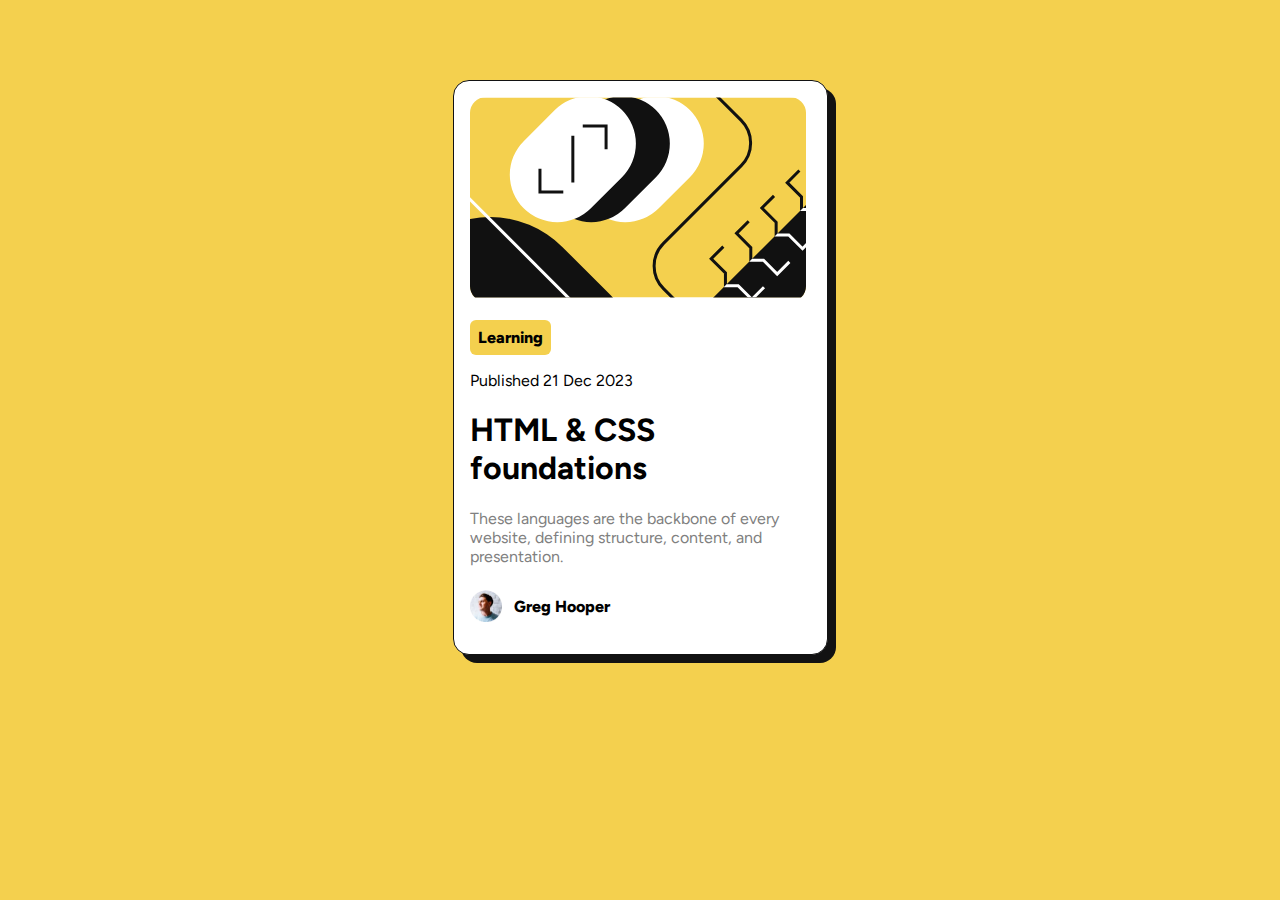
<file: blog-preview-card-main/index.html>
<!DOCTYPE html>
<html lang="en">
<head>
  <meta charset="UTF-8">
  <meta name="viewport" content="width=device-width, initial-scale=1.0"> <!-- displays site properly based on user's device -->

  <link rel="icon" type="image/png" sizes="32x32" href="./assets/images/favicon-32x32.png">
  
  <title>Frontend Mentor | Blog preview card</title>

 <link rel="stylesheet" href="main.css">
</head>
<body>
  <section class="card">
    <div class="card__image-wrapper">
      <img src="./assets/images/illustration-article.svg" alt="yellow_code_mark">
    </div>
      <span class="card__badge">Learning</span>
      <p>Published 21 Dec 2023</p>
      <h1 class="card__header">HTML & CSS foundations</h1>
      <p class="card__description">
        These languages are the backbone of every website, defining structure, content, and presentation.
      </p>
      <p class="card__author">
        <img class="card__author__avatar" src="./assets/images/image-avatar.webp" alt="author_avatar" />
        <span class="card__author__name">Greg Hooper</span>
      </p>
  </section>
</body>
</html>
</file>
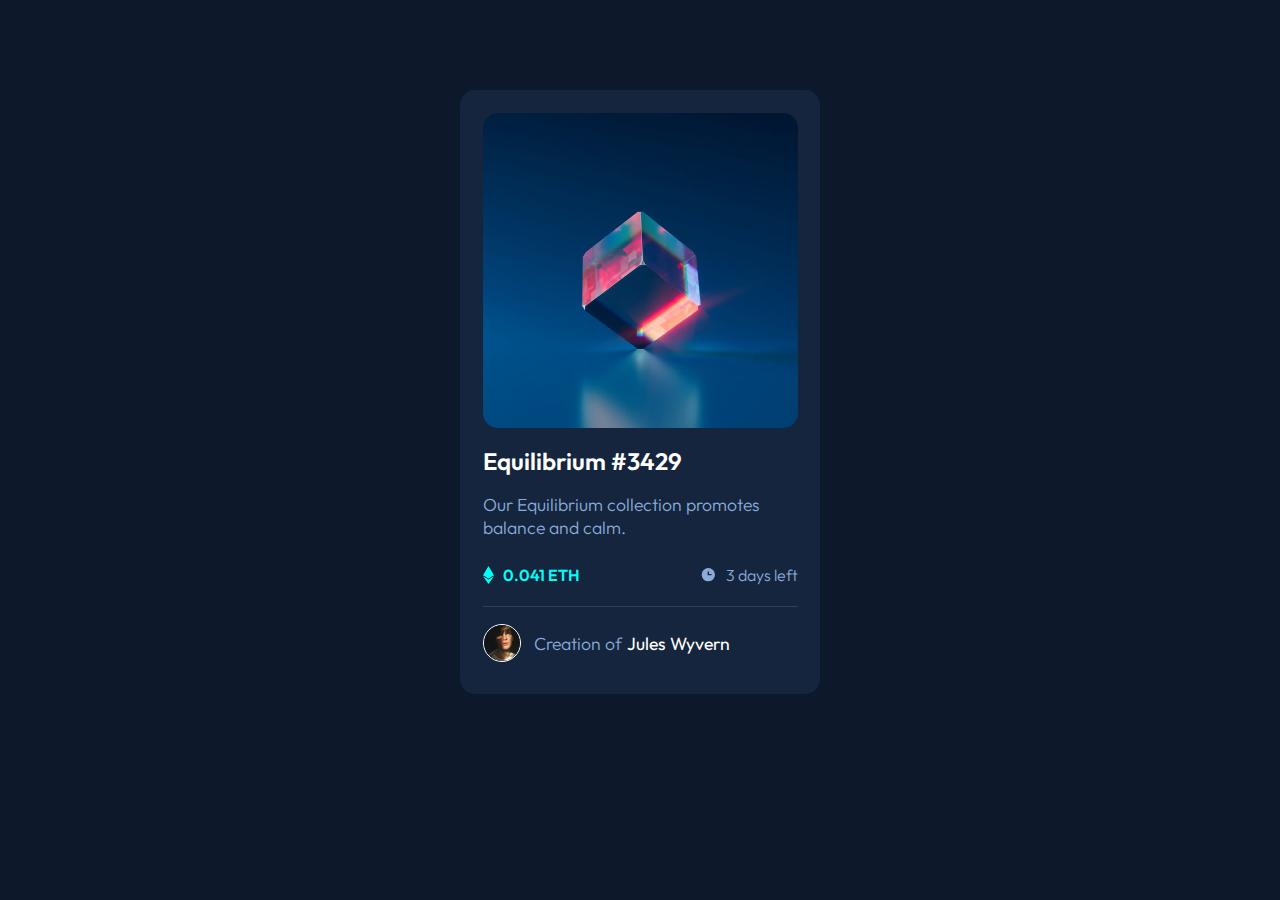
<file: nft-preview-card-component-main/index.html>
<!DOCTYPE html>
<html lang="en">
<head>
  <meta charset="UTF-8">
  <meta name="viewport" content="width=device-width, initial-scale=1.0">

  <link rel="icon" type="image/png" sizes="32x32" href="./images/favicon-32x32.png">
  
  <title>Frontend Mentor | NFT preview card component</title>

  <!-- Google fonts links -->
  <link rel="preconnect" href="https://fonts.googleapis.com">
  <link rel="preconnect" href="https://fonts.gstatic.com" crossorigin>
  <link href="https://fonts.googleapis.com/css2?family=Outfit:wght@300;400;600&display=swap" rel="stylesheet">

  <!-- Custom styles link -->
  <link rel="stylesheet" href="style.css">

</head>
<body>
  <main>
    <div class="container">
      <div class="picture">
        <img class="card-picture" src="./images/image-equilibrium.jpg" alt="equilibrium-crypto">
        <div class="overlay">
          <img class="view-picture" src="./images/icon-view.svg" alt="view">
        </div>
      </div>
      <h1>Equilibrium #3429</h1>
    
      <p>Our Equilibrium collection promotes balance and calm.</p>
      
      <div class="infos">
        <span class="value"><img class="infos-icon" src="./images/icon-ethereum.svg" alt="ethereum-crypto">0.041 ETH</span>
        <span class="date"><img class="infos-icon" src="./images/icon-clock.svg" alt="clock">3 days left</span>
      </div>
      <hr class="line" />
    
      <div class="credits">
        <img class="avatar" src="./images/image-avatar.png" alt="avatar">
        Creation of<span class="name">Jules Wyvern</span>
      </div>
    </div>
  </main>
</body>
</html>
</file>
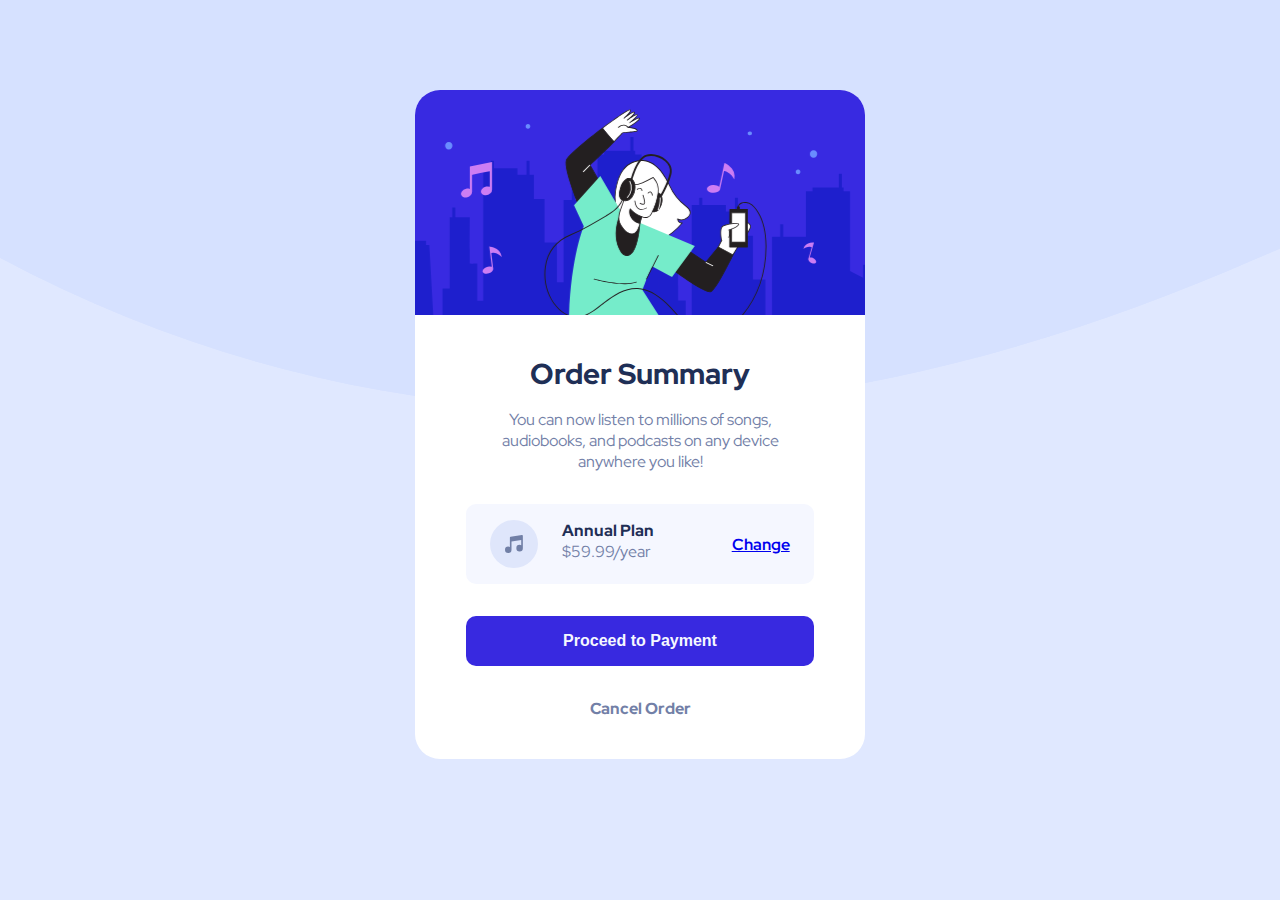
<file: order-summary-component-main/index.html>
<!DOCTYPE html>
<html lang="en">
<head>
  <meta charset="UTF-8">
  <meta name="viewport" content="width=device-width, initial-scale=1.0"> <!-- displays site properly based on user's device -->

  <link rel="icon" type="image/png" sizes="32x32" href="./images/favicon-32x32.png">
  
  <title>Frontend Mentor | Order summary card</title>

  <!-- Custom style link -->
  <link rel="stylesheet" href="style.css">

  <!-- Google fonts links -->
  <link rel="preconnect" href="https://fonts.googleapis.com">
  <link rel="preconnect" href="https://fonts.gstatic.com" crossorigin>
  <link href="https://fonts.googleapis.com/css2?family=Red+Hat+Display:wght@500;700;900&display=swap" rel="stylesheet">

</head>
<body>
  <main>
    <div class="container">
      <div class="hero-image">
      </div>
        <div class="content">
          <h1>Order Summary</h1>
          <p>
            You can now listen to millions of songs, audiobooks, and podcasts on any
            device anywhere you like!
          </p>
          <div class="item-container">
            <div class="item">
              <img src="./images/icon-music.svg" alt="music" class="icon">
              <div class="abonament">
              <h2>Annual Plan</h2>
              <span class="price">$59.99/year</span>
              </div>
            </div>
            <a href="#" class="edit">Change</a>
          </div>
          <button>Proceed to Payment</button>
          <a href="#" class="cancel">Cancel Order</a>
      </div>
    </div>
  </main>
</body>
</html>
</file>
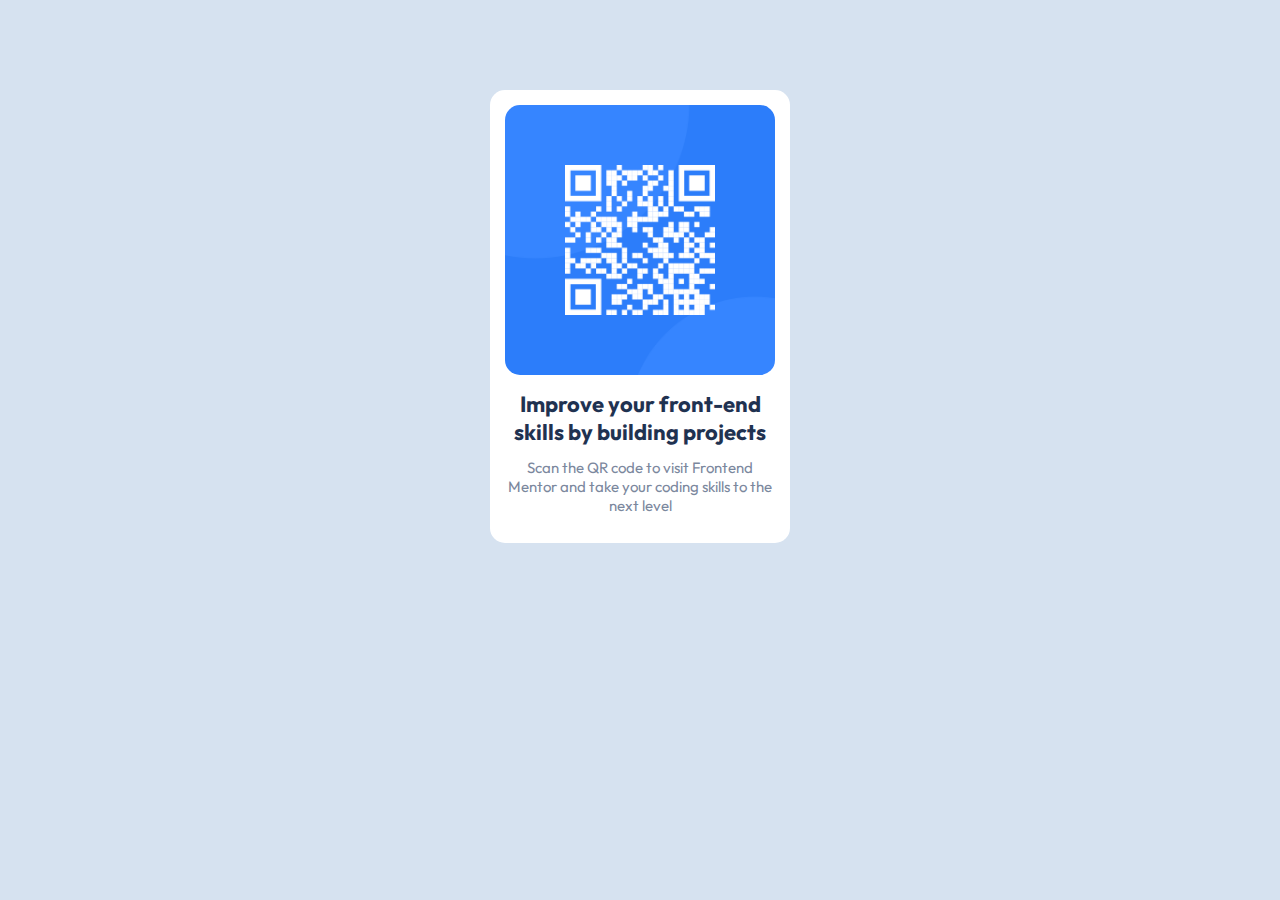
<file: qr-code-component-main/index.html>
<!DOCTYPE html>
<html lang="en">
<head>
  <meta charset="UTF-8">
  <meta name="viewport" content="width=device-width, initial-scale=1.0"> <!-- displays site properly based on user's device -->

  <link rel="icon" type="image/png" sizes="32x32" href="./images/favicon-32x32.png">
  
  <title>Frontend Mentor | QR code component</title>

  <!-- Google fonts links -->
  <link rel="preconnect" href="https://fonts.googleapis.com">
  <link rel="preconnect" href="https://fonts.gstatic.com" crossorigin>
  <link href="https://fonts.googleapis.com/css2?family=Outfit:wght@400;700&display=swap" rel="stylesheet">

  <!-- Custom Styling Link -->
  <link rel="stylesheet" href="style.css">

</head>
<body>
  <main>
    <div class="container">
      <img src="./images/image-qr-code.png" alt="qr-code-image">
      <h1>Improve your front-end skills by building projects</h1>
        <h2>Scan the QR code to visit Frontend Mentor and take your coding skills to the next level</h2>
    </div>
  </main>
</body>
</html>
</file>
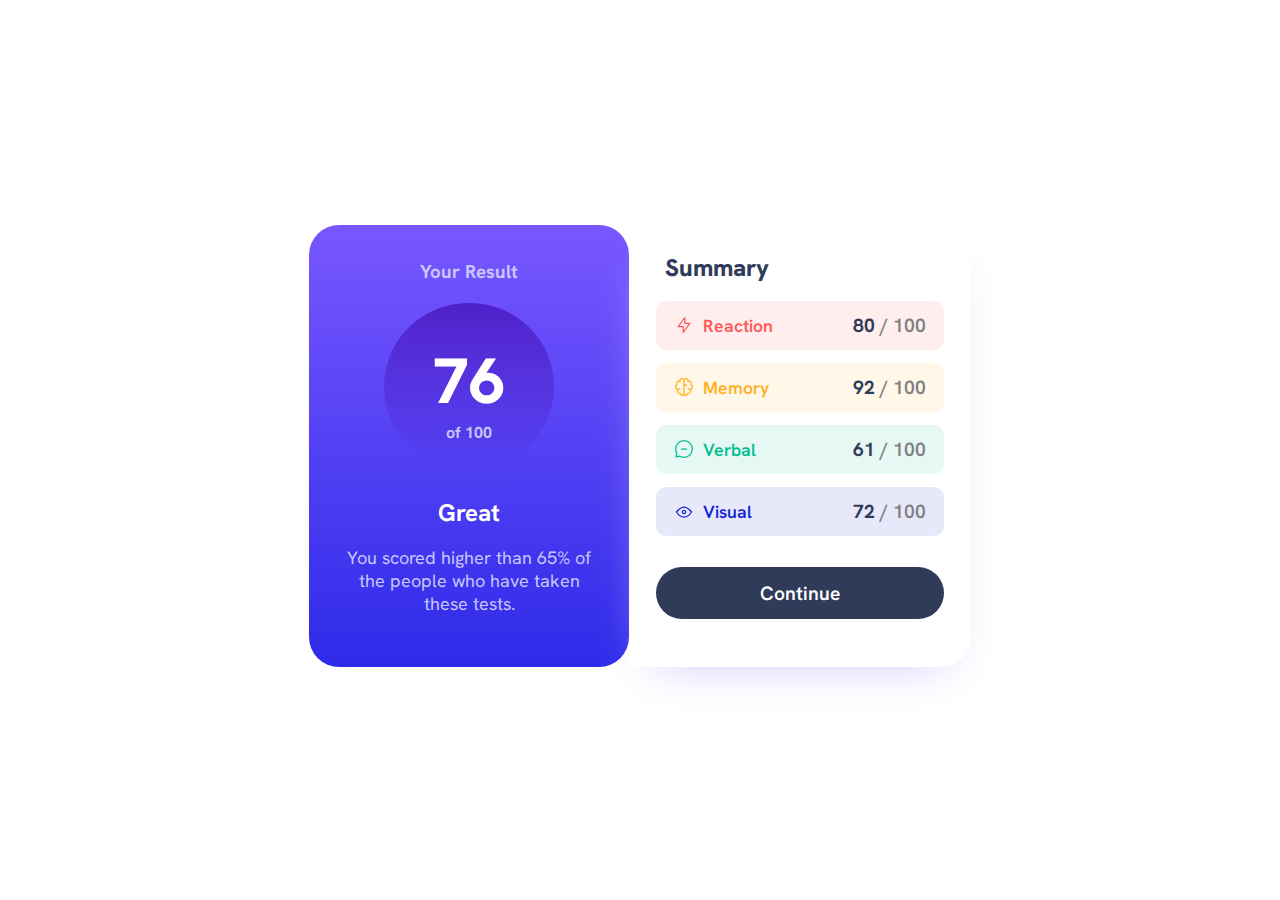
<file: results-summary-component-main/index.html>
<!DOCTYPE html>
<html lang="en">
<head>
  <meta charset="UTF-8">
  <meta name="viewport" content="width=device-width, initial-scale=1.0"> <!-- displays site properly based on user's device -->

  <link rel="icon" type="image/png" sizes="32x32" href="./assets/images/favicon-32x32.png">
  
  <title>Frontend Mentor | Results summary component</title>

  <!-- Custom style link -->
  <link rel="stylesheet" href="style.css">

  <!-- Google fonts links -->
  <link rel="preconnect" href="https://fonts.googleapis.com">
  <link rel="preconnect" href="https://fonts.gstatic.com" crossorigin>
  <link href="https://fonts.googleapis.com/css2?family=Hanken+Grotesk:wght@500;700;800&display=swap" rel="stylesheet">

</head>
<body>
  <main>
    <div class="left">
      <h3>Your Result</h3>
      <div class="result">
        <h1>76</h1>
        <span class="sub-text">of 100</span>
      </div>
      <h2>Great</h2>
      <p class="note">You scored higher than 65% of the people who have taken these tests.</p>
    </div>
    <div class="right">
      <h2 class="summary-header">Summary</h2>
      <div class="summary-item reaction">
        <span class="category">
          <img class="category-icon" src="./assets/images/icon-reaction.svg" alt="reaction">
          Reaction
        </span>
        <p class="score"><span class="score-bold">80</span> / 100</p>
      </div>

      <div class="summary-item memory">
        <span class="category">
          <img class="category-icon" src="./assets/images/icon-memory.svg" alt="memory">
          Memory
        </span>
        <p class="score"><span class="score-bold">92</span> / 100</p>
      </div>

      <div class="summary-item verbal">
        <span class="category">
          <img class="category-icon" src="./assets/images/icon-verbal.svg" alt="verbal">
          Verbal
        </span>
        <p class="score"><span class="score-bold">61</span> / 100</p>
      </div>

      <div class="summary-item visual">
        <span class="category">
          <img class="category-icon" src="./assets/images/icon-visual.svg" alt="visual">
          Visual
        </span>
        <p class="score"><span class="score-bold">72</span> / 100</p>
      </div>
    
      <button class="button">Continue</button>
    </div>
  </main>
</body>
</html>
</file>
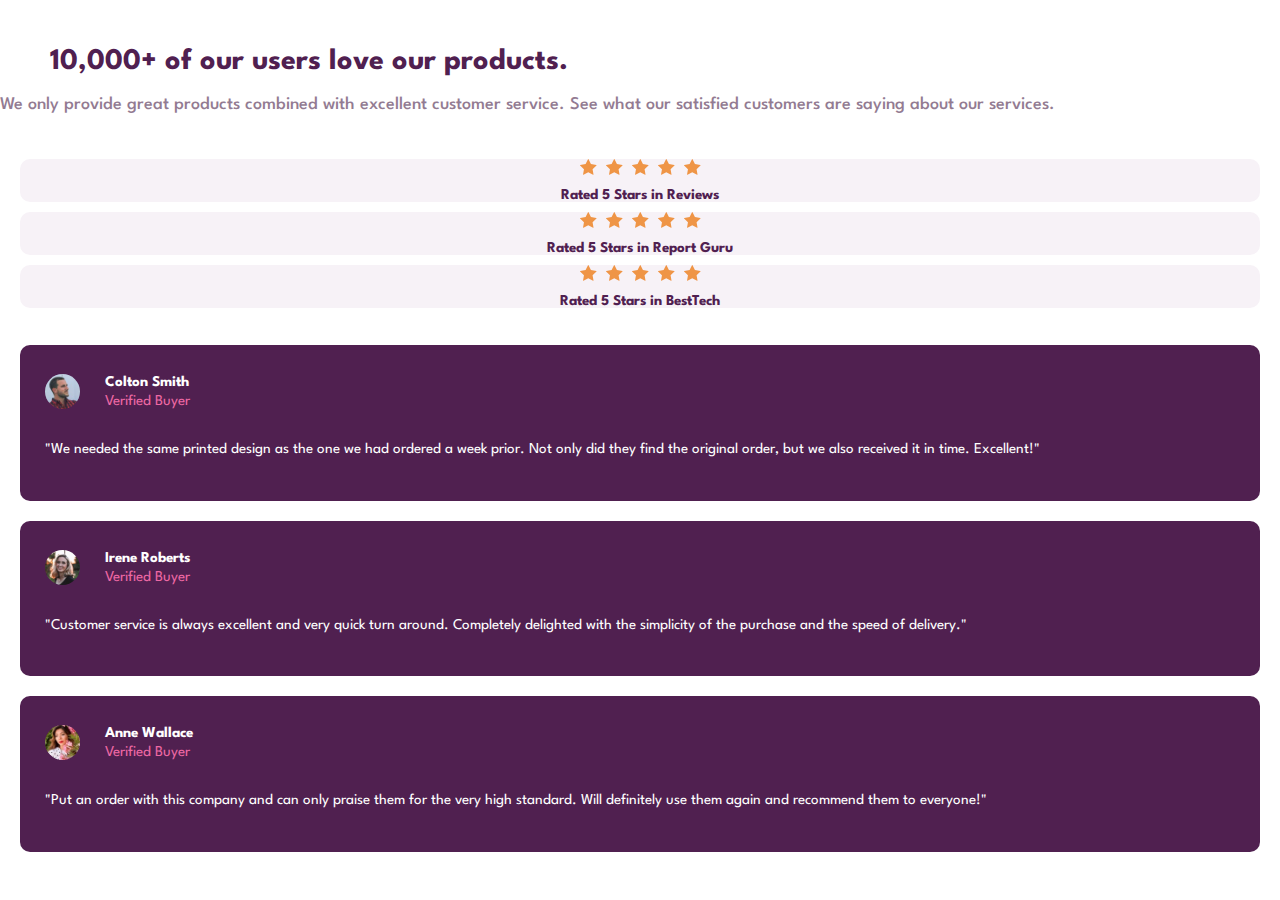
<file: social-proof-section-master/index.html>
<!DOCTYPE html>
<html lang="en">
  <head>
    <meta charset="UTF-8" />
    <meta name="viewport" content="width=device-width, initial-scale=1.0" />
    <!-- displays site properly based on user's device -->

    <link
      rel="icon"
      type="image/png"
      sizes="32x32"
      href="./images/favicon-32x32.png"
    />
    <link rel="stylesheet" href="./style.css">

    <title>Frontend Mentor | Social proof section</title>
  </head>
  <body>
    <header>
      <div class="header">
        <h1>10,000+ of our users love our products.</h1>
        <p>   We only provide great products combined with excellent customer service.
          See what our satisfied customers are saying about our services.
        </p>
      </div>
      <div class="rates">
        <div class="rate">
          <div class="stars">
            <svg width="17" height="16" xmlns="http://www.w3.org/2000/svg"><path d="M16.539 6.097a.297.297 0 00-.24-.202l-5.36-.779L8.542.26a.296.296 0 00-.53 0L5.613 5.117l-5.36.779a.297.297 0 00-.165.505l3.88 3.78-.917 5.34a.297.297 0 00.43.312l4.795-2.52 4.794 2.52a.296.296 0 00.43-.313l-.916-5.338L16.464 6.4c.08-.08.11-.197.075-.304z" fill="#EF9546" fill-rule="nonzero"/></svg>
            <svg width="17" height="16" xmlns="http://www.w3.org/2000/svg"><path d="M16.539 6.097a.297.297 0 00-.24-.202l-5.36-.779L8.542.26a.296.296 0 00-.53 0L5.613 5.117l-5.36.779a.297.297 0 00-.165.505l3.88 3.78-.917 5.34a.297.297 0 00.43.312l4.795-2.52 4.794 2.52a.296.296 0 00.43-.313l-.916-5.338L16.464 6.4c.08-.08.11-.197.075-.304z" fill="#EF9546" fill-rule="nonzero"/></svg>
            <svg width="17" height="16" xmlns="http://www.w3.org/2000/svg"><path d="M16.539 6.097a.297.297 0 00-.24-.202l-5.36-.779L8.542.26a.296.296 0 00-.53 0L5.613 5.117l-5.36.779a.297.297 0 00-.165.505l3.88 3.78-.917 5.34a.297.297 0 00.43.312l4.795-2.52 4.794 2.52a.296.296 0 00.43-.313l-.916-5.338L16.464 6.4c.08-.08.11-.197.075-.304z" fill="#EF9546" fill-rule="nonzero"/></svg>
            <svg width="17" height="16" xmlns="http://www.w3.org/2000/svg"><path d="M16.539 6.097a.297.297 0 00-.24-.202l-5.36-.779L8.542.26a.296.296 0 00-.53 0L5.613 5.117l-5.36.779a.297.297 0 00-.165.505l3.88 3.78-.917 5.34a.297.297 0 00.43.312l4.795-2.52 4.794 2.52a.296.296 0 00.43-.313l-.916-5.338L16.464 6.4c.08-.08.11-.197.075-.304z" fill="#EF9546" fill-rule="nonzero"/></svg>
            <svg width="17" height="16" xmlns="http://www.w3.org/2000/svg"><path d="M16.539 6.097a.297.297 0 00-.24-.202l-5.36-.779L8.542.26a.296.296 0 00-.53 0L5.613 5.117l-5.36.779a.297.297 0 00-.165.505l3.88 3.78-.917 5.34a.297.297 0 00.43.312l4.795-2.52 4.794 2.52a.296.296 0 00.43-.313l-.916-5.338L16.464 6.4c.08-.08.11-.197.075-.304z" fill="#EF9546" fill-rule="nonzero"/></svg>
          </div>
          <span>Rated 5 Stars in Reviews</span>
        </div>
        <div class="rate">
          <div class="stars">
            <svg width="17" height="16" xmlns="http://www.w3.org/2000/svg"><path d="M16.539 6.097a.297.297 0 00-.24-.202l-5.36-.779L8.542.26a.296.296 0 00-.53 0L5.613 5.117l-5.36.779a.297.297 0 00-.165.505l3.88 3.78-.917 5.34a.297.297 0 00.43.312l4.795-2.52 4.794 2.52a.296.296 0 00.43-.313l-.916-5.338L16.464 6.4c.08-.08.11-.197.075-.304z" fill="#EF9546" fill-rule="nonzero"/></svg>
            <svg width="17" height="16" xmlns="http://www.w3.org/2000/svg"><path d="M16.539 6.097a.297.297 0 00-.24-.202l-5.36-.779L8.542.26a.296.296 0 00-.53 0L5.613 5.117l-5.36.779a.297.297 0 00-.165.505l3.88 3.78-.917 5.34a.297.297 0 00.43.312l4.795-2.52 4.794 2.52a.296.296 0 00.43-.313l-.916-5.338L16.464 6.4c.08-.08.11-.197.075-.304z" fill="#EF9546" fill-rule="nonzero"/></svg>
            <svg width="17" height="16" xmlns="http://www.w3.org/2000/svg"><path d="M16.539 6.097a.297.297 0 00-.24-.202l-5.36-.779L8.542.26a.296.296 0 00-.53 0L5.613 5.117l-5.36.779a.297.297 0 00-.165.505l3.88 3.78-.917 5.34a.297.297 0 00.43.312l4.795-2.52 4.794 2.52a.296.296 0 00.43-.313l-.916-5.338L16.464 6.4c.08-.08.11-.197.075-.304z" fill="#EF9546" fill-rule="nonzero"/></svg>
            <svg width="17" height="16" xmlns="http://www.w3.org/2000/svg"><path d="M16.539 6.097a.297.297 0 00-.24-.202l-5.36-.779L8.542.26a.296.296 0 00-.53 0L5.613 5.117l-5.36.779a.297.297 0 00-.165.505l3.88 3.78-.917 5.34a.297.297 0 00.43.312l4.795-2.52 4.794 2.52a.296.296 0 00.43-.313l-.916-5.338L16.464 6.4c.08-.08.11-.197.075-.304z" fill="#EF9546" fill-rule="nonzero"/></svg>
            <svg width="17" height="16" xmlns="http://www.w3.org/2000/svg"><path d="M16.539 6.097a.297.297 0 00-.24-.202l-5.36-.779L8.542.26a.296.296 0 00-.53 0L5.613 5.117l-5.36.779a.297.297 0 00-.165.505l3.88 3.78-.917 5.34a.297.297 0 00.43.312l4.795-2.52 4.794 2.52a.296.296 0 00.43-.313l-.916-5.338L16.464 6.4c.08-.08.11-.197.075-.304z" fill="#EF9546" fill-rule="nonzero"/></svg>
          </div>
          <span>Rated 5 Stars in Report Guru</span>
        </div>
        <div class="rate">
          <div class="stars">
            <svg width="17" height="16" xmlns="http://www.w3.org/2000/svg"><path d="M16.539 6.097a.297.297 0 00-.24-.202l-5.36-.779L8.542.26a.296.296 0 00-.53 0L5.613 5.117l-5.36.779a.297.297 0 00-.165.505l3.88 3.78-.917 5.34a.297.297 0 00.43.312l4.795-2.52 4.794 2.52a.296.296 0 00.43-.313l-.916-5.338L16.464 6.4c.08-.08.11-.197.075-.304z" fill="#EF9546" fill-rule="nonzero"/></svg>
            <svg width="17" height="16" xmlns="http://www.w3.org/2000/svg"><path d="M16.539 6.097a.297.297 0 00-.24-.202l-5.36-.779L8.542.26a.296.296 0 00-.53 0L5.613 5.117l-5.36.779a.297.297 0 00-.165.505l3.88 3.78-.917 5.34a.297.297 0 00.43.312l4.795-2.52 4.794 2.52a.296.296 0 00.43-.313l-.916-5.338L16.464 6.4c.08-.08.11-.197.075-.304z" fill="#EF9546" fill-rule="nonzero"/></svg>
            <svg width="17" height="16" xmlns="http://www.w3.org/2000/svg"><path d="M16.539 6.097a.297.297 0 00-.24-.202l-5.36-.779L8.542.26a.296.296 0 00-.53 0L5.613 5.117l-5.36.779a.297.297 0 00-.165.505l3.88 3.78-.917 5.34a.297.297 0 00.43.312l4.795-2.52 4.794 2.52a.296.296 0 00.43-.313l-.916-5.338L16.464 6.4c.08-.08.11-.197.075-.304z" fill="#EF9546" fill-rule="nonzero"/></svg>
            <svg width="17" height="16" xmlns="http://www.w3.org/2000/svg"><path d="M16.539 6.097a.297.297 0 00-.24-.202l-5.36-.779L8.542.26a.296.296 0 00-.53 0L5.613 5.117l-5.36.779a.297.297 0 00-.165.505l3.88 3.78-.917 5.34a.297.297 0 00.43.312l4.795-2.52 4.794 2.52a.296.296 0 00.43-.313l-.916-5.338L16.464 6.4c.08-.08.11-.197.075-.304z" fill="#EF9546" fill-rule="nonzero"/></svg>
            <svg width="17" height="16" xmlns="http://www.w3.org/2000/svg"><path d="M16.539 6.097a.297.297 0 00-.24-.202l-5.36-.779L8.542.26a.296.296 0 00-.53 0L5.613 5.117l-5.36.779a.297.297 0 00-.165.505l3.88 3.78-.917 5.34a.297.297 0 00.43.312l4.795-2.52 4.794 2.52a.296.296 0 00.43-.313l-.916-5.338L16.464 6.4c.08-.08.11-.197.075-.304z" fill="#EF9546" fill-rule="nonzero"/></svg>
          </div>
          <span>Rated 5 Stars in BestTech</span>
        </div>
      </div>
    </header>
    <section>
      <div class="opinion">
        <header>
          <img src="./images/image-colton.jpg" alt="">
        <div>
          <h2>Colton Smith</h2>
          <h3>Verified Buyer</h3>
        </div>
        </header>
        <p>"We needed the same printed design as the one we had ordered a week prior.
          Not only did they find the original order, but we also received it in time.
          Excellent!"</p>
      </div>
      <div class="opinion">
        <header>
          <img src="./images/image-irene.jpg" alt="">
        <div>
          <h2>Irene Roberts</h2>
          <h3>Verified Buyer</h3>
        </div>
        </header>
        <p>"Customer service is always excellent and very quick turn around. Completely
          delighted with the simplicity of the purchase and the speed of delivery."</p>
      </div>
      <div class="opinion">
        <header>
          <img src="./images/image-anne.jpg" alt="">
        <div>
          <h2>Anne Wallace </h2>
          <h3>Verified Buyer</h3>
        </div>
        </header>
        <p>"Put an order with this company and can only praise them for the very high
          standard. Will definitely use them again and recommend them to everyone!"</p>
      </div>
    </section>
  </body>
</html>
</file>
<file: blog-preview-card-main/main.css>
@import url('https://fonts.googleapis.com/css2?family=Figtree:wght@400;600;800&display=swap');

*{
    box-sizing: border-box;
}

body{
    margin: 0;
    padding: 0;
    background: hsl(47, 88%, 63%);
    font-family: 'Figtree', sans-serif;
}

.card{
    background: hsl(0, 0%, 100%);
    border: 1px solid hsl(0, 0%, 7%);
    border-radius: 16px;
    box-shadow: 8px 8px hsl(0, 0%, 7%);
    padding: 1rem;
    margin: 5rem auto;
    width: calc(375px - 3rem);
    min-width: calc(375px - 3rem);
}

.card__image-wrapper{
    border-radius: 16px;
    overflow: hidden;
    max-width: 336px;
}

.card__badge{
    display: inline-block;
    font-weight: 800;
    background: hsl(47, 88%, 63%);
    padding: 8px;
    border-radius: 6px;
    margin-top: 18px;
    cursor: pointer;
}

.card__header:hover{
    color: hsl(47, 88%, 63%);
}

.card__description{
    color: hsl(0, 0%, 50%);
    font-size: 0.9rem;
    margin-bottom: 1.5rem;
}

.card__author__avatar{
    display: inline-block;
    vertical-align: middle;
    max-width: 32px;
}

.card__author__name{
    display: inline-block;
    vertical-align: middle;
    font-weight: 800;
    margin: 0 8px;
}

@media(min-width: 376px){
    .card{
        width: 375px;
    }
    .card__description{
        font-size: 1rem;
    }
}
</file>
<file: nft-preview-card-component-main/style.css>
body{
    margin:0px;
    padding: 0px;
    background-color: hsl(217, 54%, 11%);
    font-family: 'Outfit', sans-serif;
}

main{
    display: flex;
    justify-content: center;
}

.container{
    margin-top: 10vh;
    padding: 2.5vh;
    background-color: hsl(216, 50%, 16%);
    width:35vh;
    display: flex;
    flex-direction: column;
    justify-content: center;
    border-radius: 15px;
}

.picture{
    position: relative;
    cursor: pointer;
}

.card-picture{
    display: block;
    width: 100%;
    border-radius: 15px;
}

.view-picture{
    width: 6vh;
    height: 6vh;
}

.overlay{
    position: absolute;
    display: flex;
    justify-content: center;
    align-items: center;
    top: 0;
    opacity: 0;
    border-radius: 15px;
    height: 100%;
    width: 100%;
}

.picture:hover .overlay{
    background-color: rgba(0,255,247,0.5);
    opacity: 1;
}

.picture:hover .view-picture{
    opacity: 1 !important;
}

.infos{
    display: flex;
    justify-content: space-between;
    align-items: center;
}

h1{
    margin-top: 2vh;
    margin-bottom: 0;
    color: hsl(0, 0%, 100%);
    font-weight: 600;
    font-size: 1.5rem;
    cursor: pointer;
}

h1:hover{
    color:hsl(178, 100%, 50%);
}

hr{
    display: block;
    width: 100%;
    border: 0;
    border-top: 1px solid hsl(215, 32%, 27%);
    margin-top: 1.5vh;
}

p{   
    font-size:1.1rem;
    color: hsl(215, 51%, 70%);
    font-weight: 300;
}

.value{
    display: flex;
    align-items: center;
    font-weight: 600;
    color: hsl(178, 100%, 50%);
}

.date{
    display: flex;
    align-items: center;
    font-weight: 300;
    color: hsl(215, 51%, 70%);
}

.infos-icon{
    margin: 1vh 1vh 1vh 0;
}

.credits{
    display: flex;
    align-items: center;
    color:hsl(215, 51%, 70%);
    font-size:1.1rem;
    font-weight: 300;
    margin: 1vh 1vh 1vh 0;
}
.name{
    color: hsl(0, 0%, 100%);
    margin-left: 0.5vh;
    font-weight: 400;
    cursor:pointer
}

.name:hover{
    color:hsl(178, 100%, 50%);
}

.avatar{
    border: 1px solid hsl(0, 0%, 100%);
    border-radius: 50%;
    margin-right: 1.5vh;
    width: 4vh;
}
</file>
<file: order-summary-component-main/style.css>
html{
    font-size: 16px;
}
body{
    margin: 0;
    padding: 0;
    background-image: url('./images/pattern-background-desktop.svg'),url('./images/pattern-background-desktop.svg');
    background-repeat: no-repeat;
    background-size: cover;
    background-color: hsl(225, 100%, 94%);
    background-position: top -350px left 0;
    font-family: 'Red Hat Display', sans-serif;
}

main{
    display: flex;
    justify-content: center;
}

.container{
    display: flex;
    flex-direction: column;
    align-items: center;
    margin: 10vh 2vh 0vh 2vh;
    border-radius: 25px;
    max-width: 50vh;
    background-color: hsl(0, 0%, 100%);
}

.hero-image{
    border-top-left-radius: 25px;
    border-top-right-radius: 25px;
    background-image: url('./images/illustration-hero.svg');
    background-size: cover;
    background-repeat: no-repeat;
    background-position: center;
    height: 25vh;
    width: 100%;
}

.content{
    display: flex;
    flex-direction: column;
    align-items: center;
    padding: 0.5rem 2rem 0.5rem 2rem;
}

h1{
    font-weight: 800;
    color: hsl(223, 47%, 23%);
    font-size: 1.8rem;
    margin-top: 2rem;
    margin-bottom: 1rem;
}

p{
    margin-top: 0;
    margin-bottom: 2rem;
    text-align: center;
    color: hsl(224, 23%, 55%);
    padding: 0rem 3rem 0rem 3rem;
}

.item-container{
    display: flex;
    align-items: center;
    justify-content: space-between;
    background-color: hsl(225, 100%, 98%);
    width: 90%;
    border-radius: 10px;
    padding: 1rem 0rem 1rem 0rem;
    margin-bottom: 2rem;
}

.item{
    display: flex;
}

.icon{
    margin: 0rem 1.5rem 0rem 1.5rem;
}

h2{
    font-size: 1rem;
    margin: 0;
    font-weight: 800;
    color: hsl(223, 47%, 23%);
}

.price{
    color: hsl(224, 23%, 55%);
}

.edit{
    margin-right: 1.5rem;
    font-size: 1rem;
    font-weight: 700;
}

button{
    width: 90%;
    background-color: hsl(245, 75%, 52%);
    padding: 1rem 0rem 1rem 0rem;
    font-size: 1rem;
    font-weight: 700;
    color: hsl(225, 100%, 98%);
    border: none;
    border-radius: 10px;
    margin-bottom: 2rem;
}

.cancel{
    text-decoration: none;
    font-weight: 800;
    color: hsl(224, 23%, 55%);
    margin-bottom: 2rem;
}
</file>
<file: qr-code-component-main/style.css>
body{
    margin: 0;
    padding: 0;
    background-color: hsl(212, 45%, 89%);
    font-family: 'Outfit', sans-serif;
}

.container{
    width: 30vh;
    background-color: hsl(0, 0%, 100%);
    display: flex;
    flex-direction: column;
    padding: 15px;
    border-radius: 15px;
    justify-content: center;
    margin-top: 10vh;
    /* box-shadow: 1px 1px 10px 1px; */
    
}

h1{
    color: hsl(218, 44%, 22%);
    font-weight: bold;
    text-align: center;
    font-size: 22px;
    margin-bottom: 0;
}

h2{
    color: hsl(220, 15%, 55%);
    font-size: 15px;
    text-align: center;
    font-weight: 400;
}

img{
    border-radius: 15px;
}

main{
    display: flex;
    justify-content: center;
}
</file>
<file: results-summary-component-main/style.css>
body{
    margin: 0px;
    padding: 0px;
    background-color: hsl(0, 0%, 100%);
    font-family: 'Hanken Grotesk', sans-serif;
}

main{
    display: flex;
    justify-content: center;
    flex-wrap: wrap;
    margin-top: 25vh;
}

.left{
    display: flex;
    flex-direction: column;
    align-items: center;
    background-image: linear-gradient(to bottom, hsl(252, 100%, 67%),hsl(241, 81%, 54%));
    border-radius: 30px;
    padding: 1rem;
    width:32vh;
}

.right{
    display:flex;
    flex-direction: column;
    width: 32vh;
    border-bottom-right-radius: 30px;
    border-top-right-radius: 30px;
    padding: 1vh 3vh 0vh 3vh;
    box-shadow: 0px 20px 50px -25px hsl(241, 100%, 89%);
}

.summary-header{
    color:hsl(224, 30%, 27%);
    margin-bottom: 2vh;
    margin-top: 2vh;
    font-weight: 800;
}
.summary-item{
    display: flex;
    align-items: center;
    justify-content: space-between;
    height: 3vh;
    padding: 1.2vh 2vh 1.2vh 2vh;
    margin-bottom: 1.5vh;
    border-radius:10px;
    font-weight: 600;
}

.reaction{
    background-color: hsla(0, 100%, 67%,0.1);
}
.reaction .category{
    
    color: hsl(0, 100%, 67%);
}

.memory{
    background-color: hsla(39, 100%, 56%,0.1);
    
}

.memory .category{
    color: hsl(39, 100%, 56%);
}

.verbal{
    background-color: hsla(166, 100%, 37%,0.1);
}

.verbal .category{
    color: hsl(166, 100%, 37%);
}

.visual{
    background-color: hsla(234, 85%, 45%, 0.1);
}

.visual .category{
    color: hsl(234, 85%, 45%);
}

.category{
    display: flex;
    align-items: center;
    font-size: 1.1rem;
}

.category-icon{
    margin-right: 1vh;
}

.button{
    border:none;
    border-radius:30px;
    color: hsl(0, 0%, 100%);
    background-color: hsl(224, 30%, 27%);
    font-size: 1.2rem;
    font-weight: 600;
    font-family: 'Hanken Grotesk', sans-serif;
    margin-top: 2vh;
    padding: 1.5vh
}

.button:hover{
    background-image: linear-gradient(to bottom, hsl(252, 100%, 67%),hsl(241, 81%, 54%));
}

.score{
    color: grey;
    font-size: 1.2rem;
}

.score-bold{
    color: hsl(224, 30%, 27%);
    font-weight: 700;
}

.note{
    color: hsl(241, 100%, 89%);
    text-align: center;
    font-size: 18px;
    padding: 0vh 2vh 2vh 2vh;
    margin-top: 0;
}

h2{
    color:hsl(0, 0%, 100%);
    margin: 3vh 1vh 2vh 1vh;
}

.result{
    display: flex;
    flex-direction: column;
    text-align: center;
    border-radius: 50%;
    width: 40%;
    height: 30%;
    padding: 3vh;
    background-image: linear-gradient(to bottom, hsla(256, 72%, 46%, 1), hsla(241, 72%, 46%, 0));
}

.sub-text{
    font-weight: 700;
    color: hsl(241, 100%, 89%);
    margin-bottom: 0;
}

h1{
    font-size: 4rem;
    font-weight: 800;
    margin: 1vh 0 0 0;
    color: hsl(0, 0%, 100%);
}

h3{
    margin-top: 2vh;
    color: hsl(241, 100%, 89%);
}

@media(max-width:800px){
    main{
        flex-direction: column;
        margin-top: 0;
        
    }
    .left{
        width: 100%;
        border-top-left-radius: 0px;
        border-top-right-radius: 0px;
        padding: 3vh;
    }
    .right{
        width: 100%;
        border-radius: none;
        box-shadow: none;
        padding: 3vh;
    }

    .summary-header{
        margin-bottom: 3vh;
    }
    
    .summary-item{
        height: 5vh;
        padding: 1vh 2vh 1vh 2vh;
    }
     
    .button{
        margin-top: 1vh;
        padding:2vh 1.5vh 2vh 1.5vh;
    }
    
    .summary-header{
        font-size: 1.5rem;
    }
    
    .note{
        padding: 0 4vh 0 4vh;
    }
    
    h2{
        margin-bottom: 1vh;
    }
    
    .result{
        height: 25%;
        width: 25%;
    }
    
    h1{
        margin: 0;
    }
    
    h3{
        margin-top: 0;
    }

}
</file>
<file: social-proof-section-master/style.css>
@import url('https://fonts.googleapis.com/css2?family=League+Spartan:wght@400;500;700&display=swap');
  @media (min-width: 1440px){
    header{
        background-image: url("./images/bg-pattern-top-desktop.svg");
        background-repeat: no-repeat;
        grid-template-columns: repeat(2, 1fr);
        padding: 50px;
    }

    header h1{
      font-size: 64px;
      text-align: left;
    }

    header p{
      text-align: left;
      padding: 10px 50px 20px 50px;
      width: 65%;
    }

    .rates {
      padding: 50px;
    }

    .rate{
      display: flex;
      align-items: center;
      padding:20px;
    }

    .stars{
      display: flex;
      align-items: center;
    }
    .stars svg{
      display: block;
    }

    section{
        grid-template-columns: repeat(3, 1fr);
        background-position: right;
        background-image: url("./images/bg-pattern-bottom-desktop.svg");
        background-repeat: no-repeat;
    }
  }
  @media (max-width: 375px){
    header{
        background-image: url("./images/bg-pattern-top-mobile.svg");
        background-repeat: no-repeat;
      }
    
      section{
        background-position: right;
        background-image: url("./images/bg-pattern-bottom-mobile.svg");
        background-repeat: no-repeat;
      }

      header h1{
        font-size: 40px;
        text-align: center;
      }

      header p{
        text-align: center;
        padding: 0px 18px;
      }

      .rate{
        padding: 15px 10px;
      }
  }

  body{
    box-sizing: border-box;
    margin:0;
    font-family: 'League Spartan', sans-serif;
    font-size: 15px;
    background-color: hsl(0, 0%, 100%);
  }

  header{
    display: grid;
    gap:15px;
    margin-bottom: 25px;
  }

  section{
    display: grid;
    gap: 15px;
    
  }

header h1 {
    color: hsl(300, 43%, 22%);
    font-weight: 700;
    line-height: .8;
    padding: 30px 50px 0px 50px;
}

header p {
    font-weight: 500;
    color: hsl(303, 10%, 53%);
    font-size: 18px;
    line-height: 1.2;   
}

.rate{
    background-color: hsl(300, 24%, 96%);
    margin: 10px 20px;
    border-radius: 10px;
    text-align: center;
    color:hsl(300, 43%, 22%);
    font-weight: 700;
}

.stars{
    margin-bottom: 10px;
    letter-spacing: 5px;
}

.opinion {
    margin: 2.5px 20px;
    border-radius: 10px;
    padding: 25px;
    background-color: hsl(300, 43%, 22%);
}

.opinion header{
    display: flex;
    align-items: center;
}

.opinion header h2{
    color: hsl(0, 0%, 100%);
    font-size: inherit;
    margin: 5px 10px;
    
}

.opinion header h3{
    color: hsl(333, 80%, 67%);
    font-size: inherit;
    font-weight: 400;
    margin: 5px 10px;
}

.opinion header img{
    border-radius: 100%;
    width: 35px;
    height: 35px;
}

.opinion p{
    color: hsl(0, 0%, 100%);
    line-height: 1.5;
    font-size: inherit;
}
</file>
